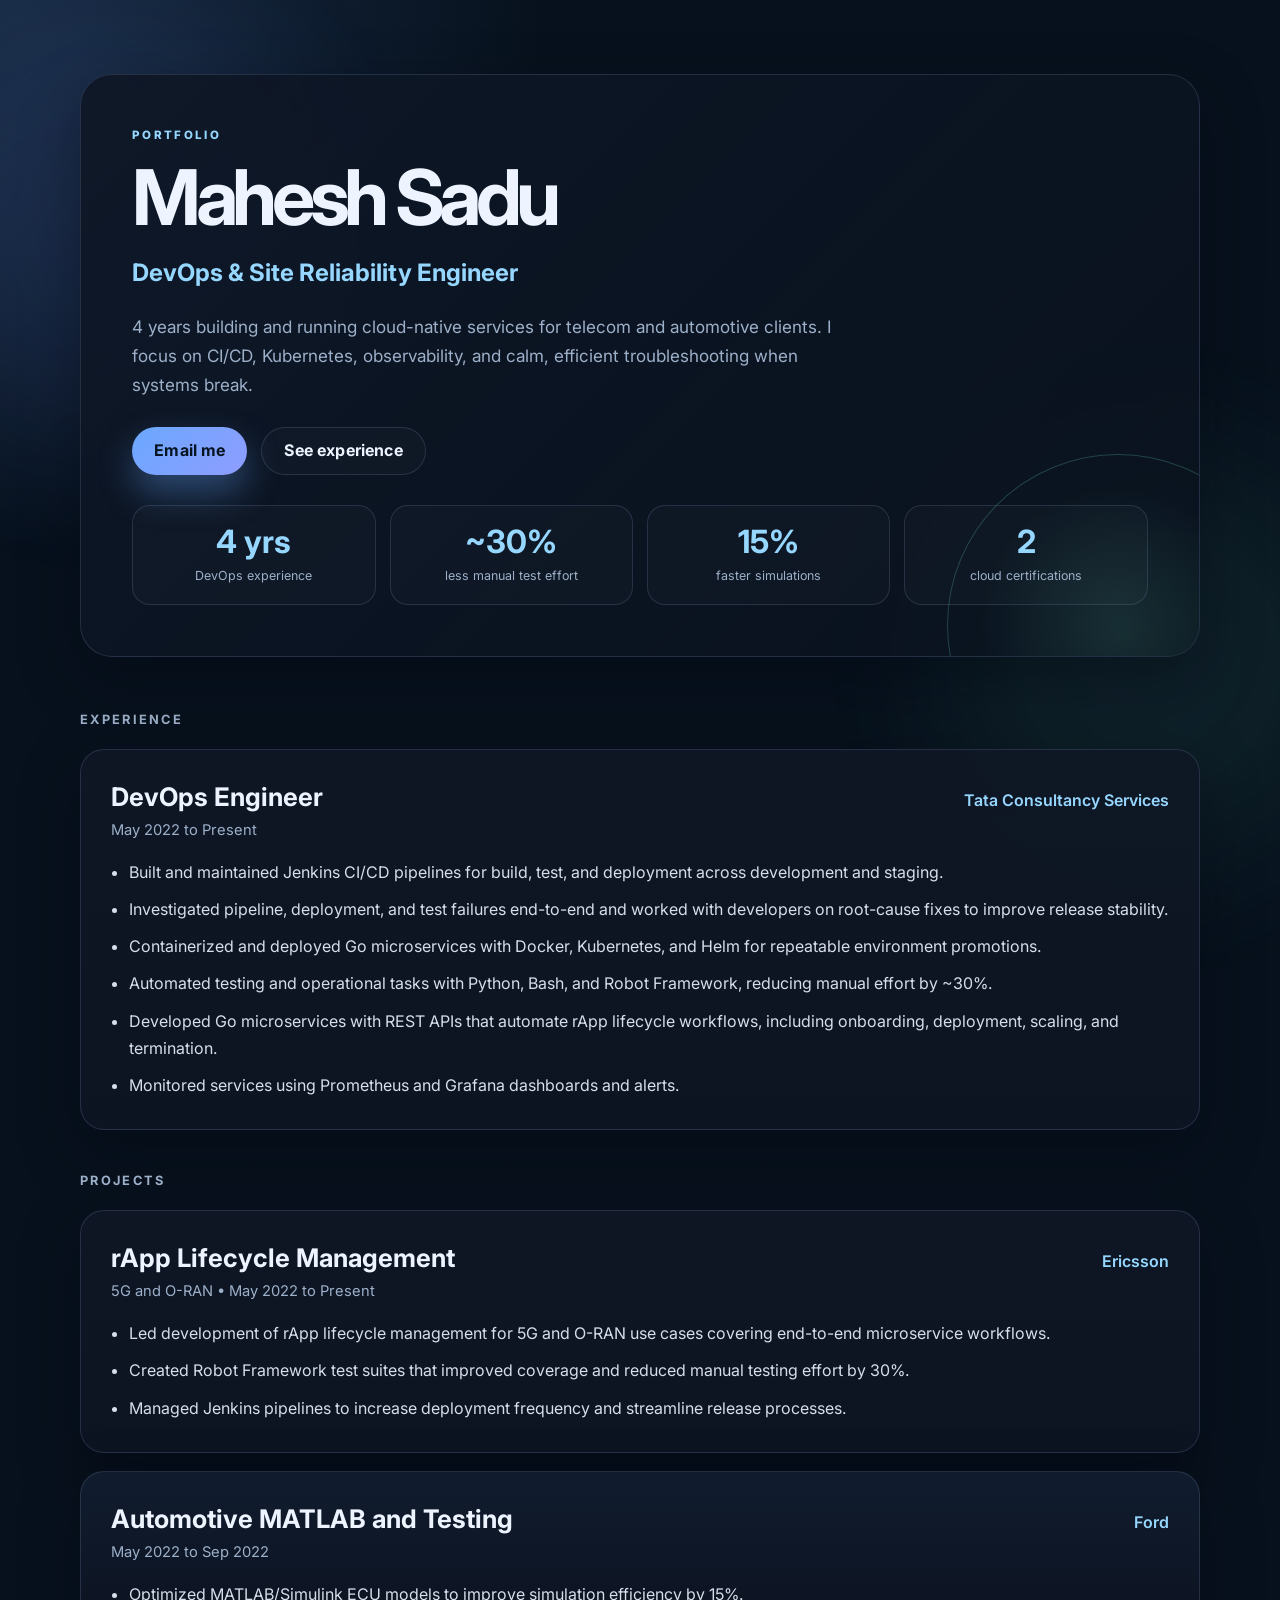
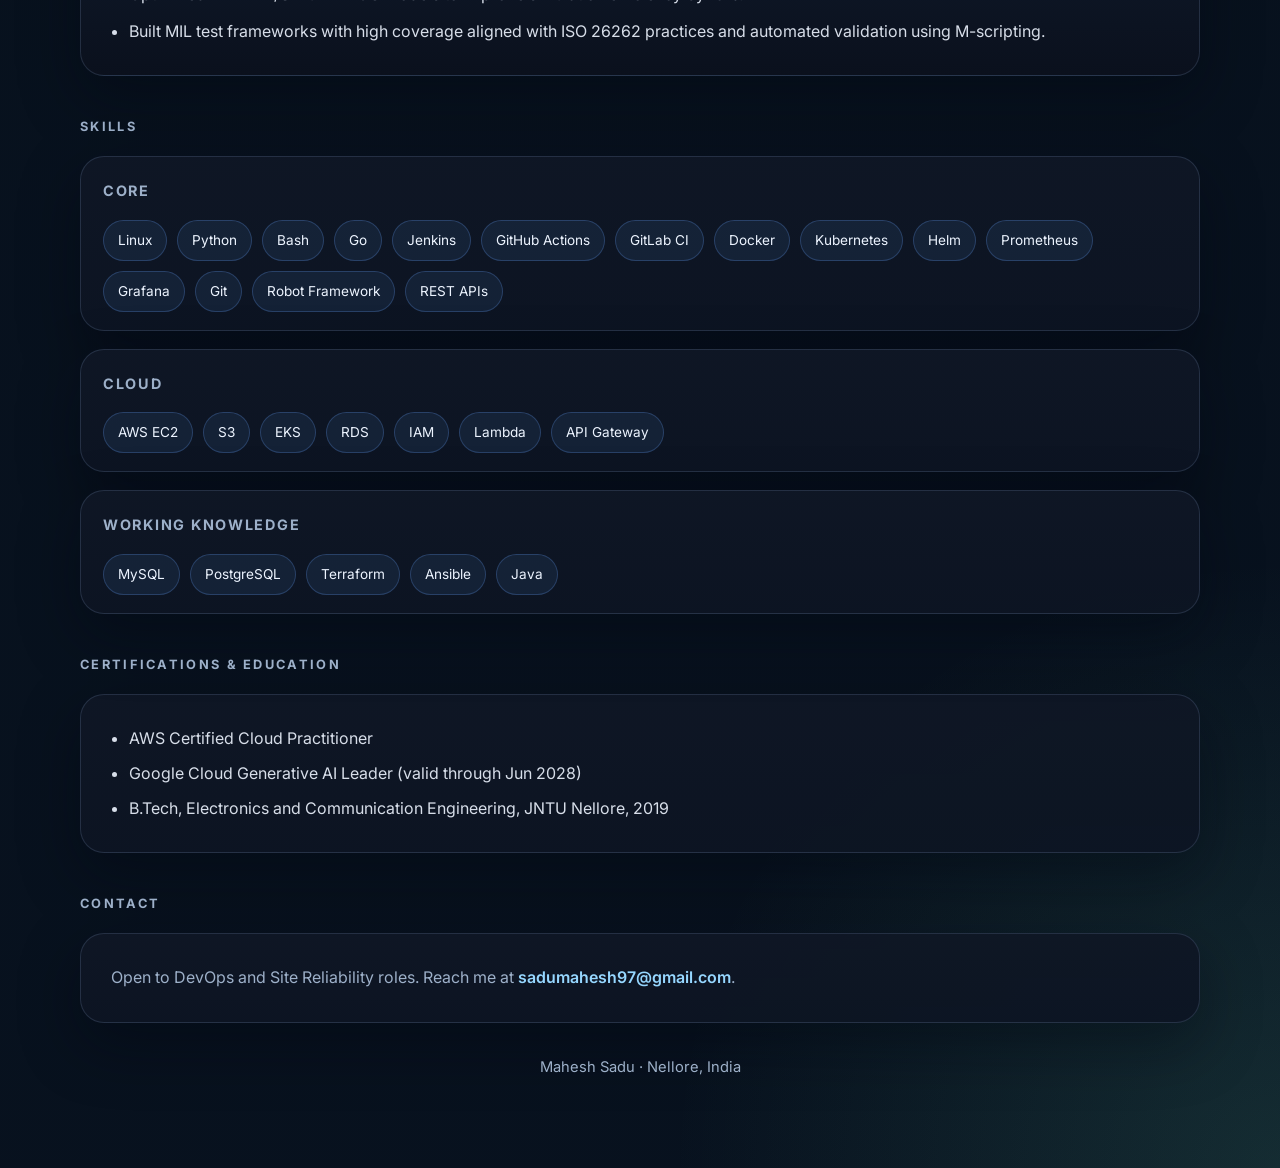
<file: index.html>
<!DOCTYPE html>
<html lang="en">
  <head>
    <meta charset="UTF-8" />
    <meta name="viewport" content="width=device-width, initial-scale=1.0" />
    <meta
      name="description"
      content="Portfolio of Mahesh Sadu, DevOps and Site Reliability Engineer."
    />
    <title>Mahesh Sadu | DevOps &amp; SRE</title>
    <link rel="preconnect" href="https://fonts.googleapis.com" />
    <link rel="preconnect" href="https://fonts.gstatic.com" crossorigin />
    <link
      href="https://fonts.googleapis.com/css2?family=Inter:wght@400;500;600;700;800&display=swap"
      rel="stylesheet"
    />
    <link rel="stylesheet" href="styles.css" />
  </head>
  <body>
    <main class="container">
      <header class="hero">
        <div class="hero__content">
          <p class="eyebrow">Portfolio</p>
          <h1>Mahesh Sadu</h1>
          <p class="role">DevOps &amp; Site Reliability Engineer</p>
          <p class="lead">
            4 years building and running cloud-native services for telecom and automotive clients.
            I focus on CI/CD, Kubernetes, observability, and calm, efficient troubleshooting when systems break.
          </p>

          <div class="actions">
            <a class="btn btn--primary" href="mailto:sadumahesh97@gmail.com">Email me</a>
            <a class="btn btn--secondary" href="#experience">See experience</a>
          </div>

          <div class="stats" aria-label="Career summary statistics">
            <div class="stat">
              <strong>4 yrs</strong>
              <span>DevOps experience</span>
            </div>
            <div class="stat">
              <strong>~30%</strong>
              <span>less manual test effort</span>
            </div>
            <div class="stat">
              <strong>15%</strong>
              <span>faster simulations</span>
            </div>
            <div class="stat">
              <strong>2</strong>
              <span>cloud certifications</span>
            </div>
          </div>
        </div>
      </header>

      <section id="experience" class="section">
        <div class="section-heading">
          <p>Experience</p>
        </div>

        <article class="card">
          <div class="card__header">
            <h2>DevOps Engineer</h2>
            <span class="company">Tata Consultancy Services</span>
          </div>
          <p class="meta">May 2022 to Present</p>
          <ul class="list">
            <li>Built and maintained Jenkins CI/CD pipelines for build, test, and deployment across development and staging.</li>
            <li>Investigated pipeline, deployment, and test failures end-to-end and worked with developers on root-cause fixes to improve release stability.</li>
            <li>Containerized and deployed Go microservices with Docker, Kubernetes, and Helm for repeatable environment promotions.</li>
            <li>Automated testing and operational tasks with Python, Bash, and Robot Framework, reducing manual effort by ~30%.</li>
            <li>Developed Go microservices with REST APIs that automate rApp lifecycle workflows, including onboarding, deployment, scaling, and termination.</li>
            <li>Monitored services using Prometheus and Grafana dashboards and alerts.</li>
          </ul>
        </article>
      </section>

      <section class="section">
        <div class="section-heading">
          <p>Projects</p>
        </div>

        <article class="card">
          <div class="card__header">
            <h2>rApp Lifecycle Management</h2>
            <span class="company">Ericsson</span>
          </div>
          <p class="meta">5G and O-RAN • May 2022 to Present</p>
          <ul class="list">
            <li>Led development of rApp lifecycle management for 5G and O-RAN use cases covering end-to-end microservice workflows.</li>
            <li>Created Robot Framework test suites that improved coverage and reduced manual testing effort by 30%.</li>
            <li>Managed Jenkins pipelines to increase deployment frequency and streamline release processes.</li>
          </ul>
        </article>

        <article class="card card--secondary">
          <div class="card__header">
            <h2>Automotive MATLAB and Testing</h2>
            <span class="company">Ford</span>
          </div>
          <p class="meta">May 2022 to Sep 2022</p>
          <ul class="list">
            <li>Optimized MATLAB/Simulink ECU models to improve simulation efficiency by 15%.</li>
            <li>Built MIL test frameworks with high coverage aligned with ISO 26262 practices and automated validation using M-scripting.</li>
          </ul>
        </article>
      </section>

      <section class="section">
        <div class="section-heading">
          <p>Skills</p>
        </div>

        <div class="skills-grid">
          <div class="skill-group">
            <h3>Core</h3>
            <div class="chips">
              <span>Linux</span>
              <span>Python</span>
              <span>Bash</span>
              <span>Go</span>
              <span>Jenkins</span>
              <span>GitHub Actions</span>
              <span>GitLab CI</span>
              <span>Docker</span>
              <span>Kubernetes</span>
              <span>Helm</span>
              <span>Prometheus</span>
              <span>Grafana</span>
              <span>Git</span>
              <span>Robot Framework</span>
              <span>REST APIs</span>
            </div>
          </div>

          <div class="skill-group">
            <h3>Cloud</h3>
            <div class="chips">
              <span>AWS EC2</span>
              <span>S3</span>
              <span>EKS</span>
              <span>RDS</span>
              <span>IAM</span>
              <span>Lambda</span>
              <span>API Gateway</span>
            </div>
          </div>

          <div class="skill-group">
            <h3>Working knowledge</h3>
            <div class="chips">
              <span>MySQL</span>
              <span>PostgreSQL</span>
              <span>Terraform</span>
              <span>Ansible</span>
              <span>Java</span>
            </div>
          </div>
        </div>
      </section>

      <section class="section">
        <div class="section-heading">
          <p>Certifications &amp; Education</p>
        </div>

        <article class="card">
          <ul class="list list--compact">
            <li>AWS Certified Cloud Practitioner</li>
            <li>Google Cloud Generative AI Leader (valid through Jun 2028)</li>
            <li>B.Tech, Electronics and Communication Engineering, JNTU Nellore, 2019</li>
          </ul>
        </article>
      </section>

      <section class="section">
        <div class="section-heading">
          <p>Contact</p>
        </div>

        <article class="card card--contact">
          <p>
            Open to DevOps and Site Reliability roles. Reach me at
            <a href="mailto:sadumahesh97@gmail.com">sadumahesh97@gmail.com</a>.
          </p>
        </article>
      </section>

      <footer class="footer">Mahesh Sadu · Nellore, India</footer>
    </main>
  </body>
</html>
</file>
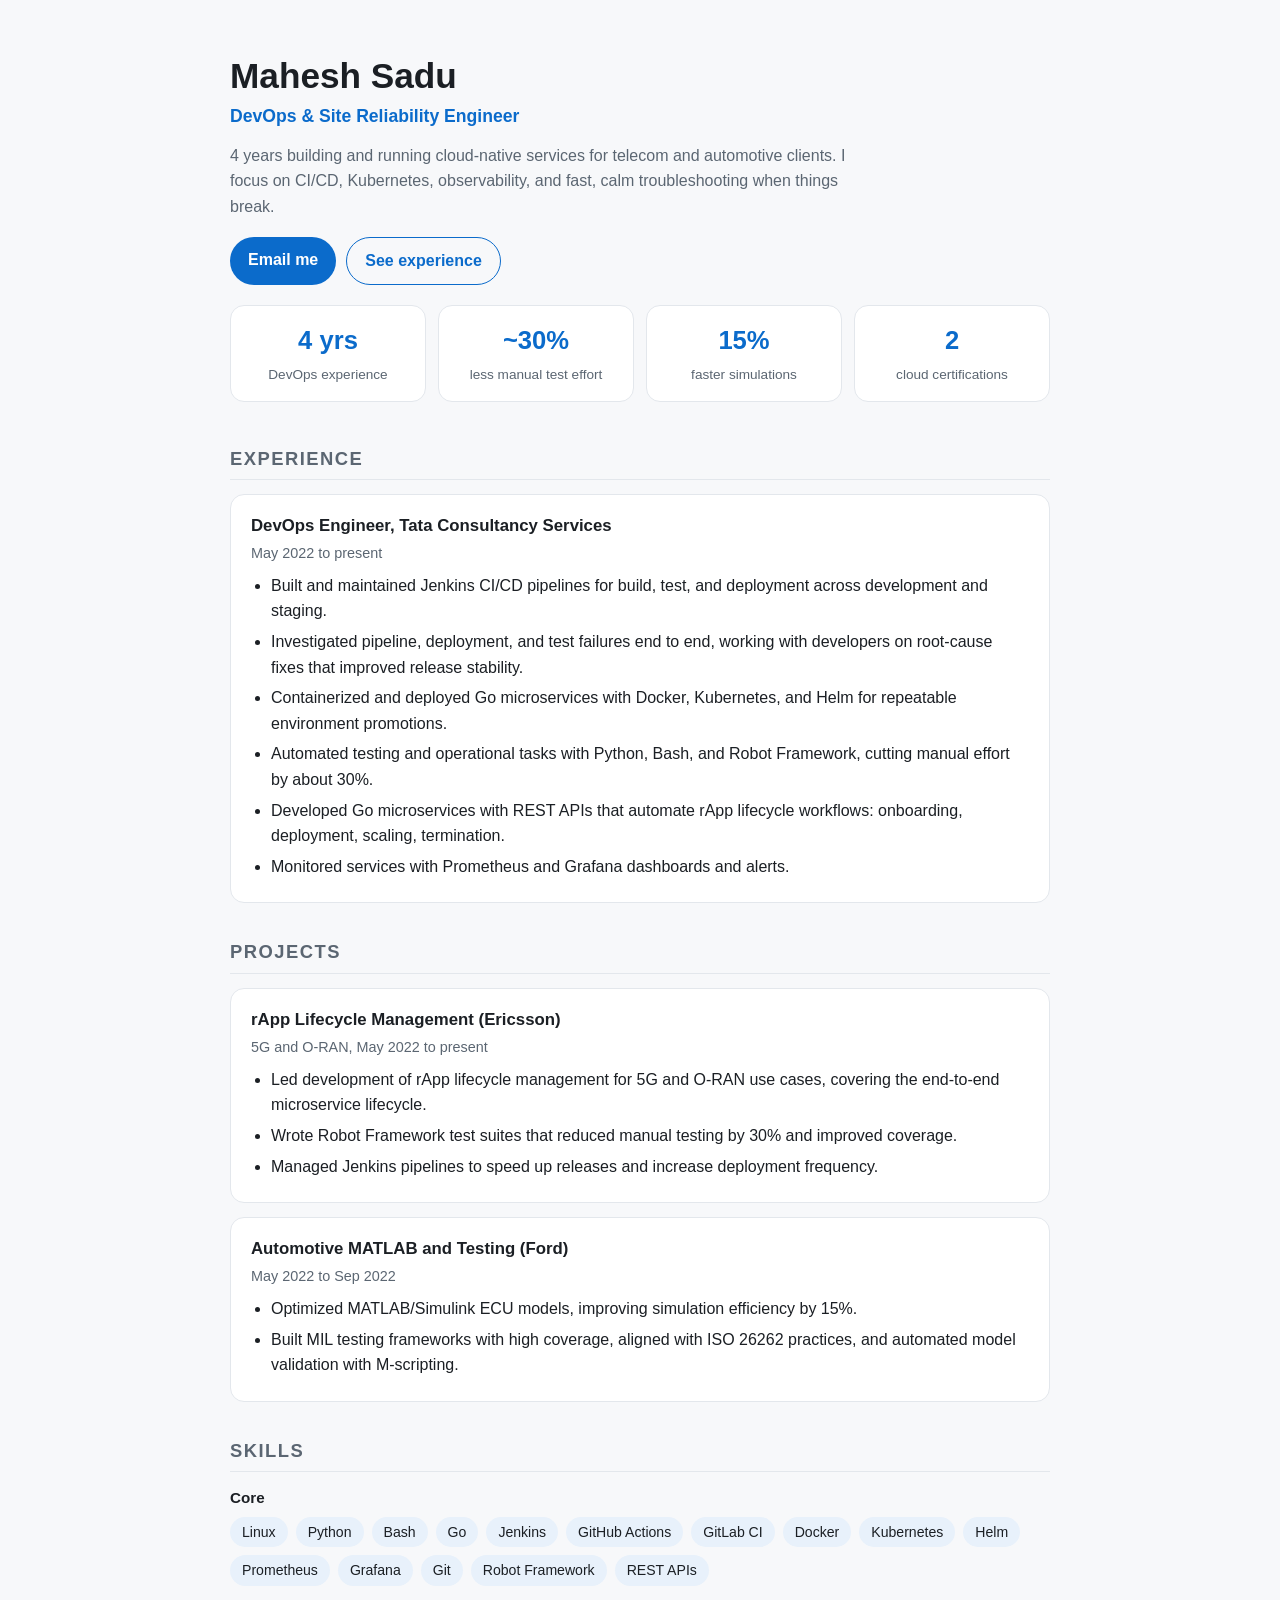
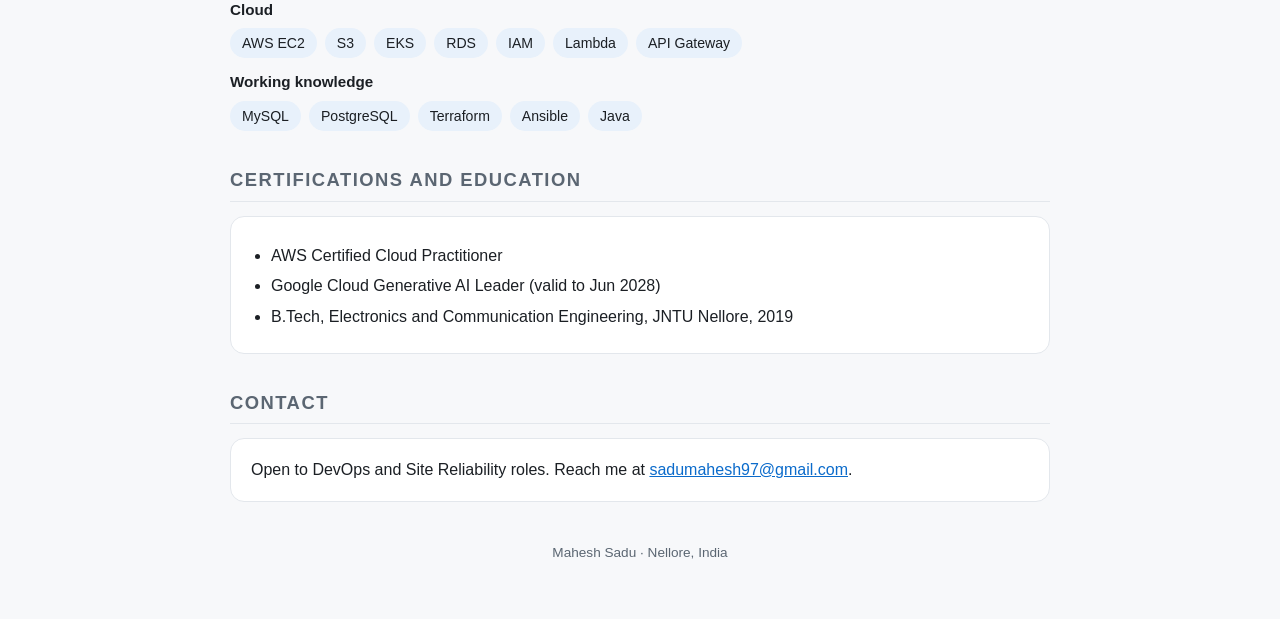
<file: portfolio.html>
<!DOCTYPE html>
<html lang="en">
<head>
<meta charset="utf-8">
<meta name="viewport" content="width=device-width, initial-scale=1, viewport-fit=cover">
<title>Mahesh Sadu | DevOps &amp; Site Reliability Engineer</title>
<style>
:root{--bg:#f7f8fa;--card:#fff;--text:#1b1f24;--muted:#5b6672;--accent:#0b6bcb;--line:#e3e7ec;--chip:#e8f1fb;
box-sizing:border-box;padding-top:env(safe-area-inset-top,0px);padding-bottom:env(safe-area-inset-bottom,0px);color-scheme:light}
@media (prefers-color-scheme:dark){:root:not([data-theme="light"]){--bg:#0f1318;--card:#171d25;--text:#e8ecf1;--muted:#9aa6b4;--accent:#5aa9f5;--line:#262e38;--chip:#1c2a3a;color-scheme:dark}}
:root[data-theme="dark"]{--bg:#0f1318;--card:#171d25;--text:#e8ecf1;--muted:#9aa6b4;--accent:#5aa9f5;--line:#262e38;--chip:#1c2a3a;color-scheme:dark}
*{box-sizing:border-box}
html{scroll-padding-top:env(safe-area-inset-top,0px)}
body{margin:0;background:var(--bg);color:var(--text);font:16px/1.6 -apple-system,BlinkMacSystemFont,"Segoe UI",Roboto,Helvetica,Arial,sans-serif}
main{max-width:860px;margin:0 auto;padding:32px 20px 56px}
header{padding:24px 0 8px}
h1{font-size:2.2rem;line-height:1.15;margin:0 0 6px}
.role{color:var(--accent);font-weight:600;font-size:1.1rem;margin:0 0 12px}
.lead{color:var(--muted);max-width:640px;margin:0 0 18px}
.btns{display:flex;flex-wrap:wrap;gap:10px}
.btn{display:inline-block;padding:10px 18px;border-radius:999px;background:var(--accent);color:#fff;text-decoration:none;font-weight:600}
.btn.alt{background:transparent;color:var(--accent);border:1px solid var(--accent)}
section{margin-top:34px}
h2{font-size:1.15rem;text-transform:uppercase;letter-spacing:.08em;color:var(--muted);border-bottom:1px solid var(--line);padding-bottom:6px;margin:0 0 14px}
.card{background:var(--card);border:1px solid var(--line);border-radius:14px;padding:18px 20px;margin-bottom:14px}
.card h3{margin:0;font-size:1.05rem}
.meta{color:var(--muted);font-size:.9rem;margin:2px 0 8px}
ul{margin:8px 0 0;padding-left:20px}
li{margin:5px 0}
.stats{display:grid;grid-template-columns:repeat(auto-fit,minmax(150px,1fr));gap:12px;margin-top:20px}
.stat{background:var(--card);border:1px solid var(--line);border-radius:14px;padding:14px;text-align:center}
.stat b{display:block;font-size:1.6rem;color:var(--accent)}
.stat span{color:var(--muted);font-size:.85rem}
.chips{display:flex;flex-wrap:wrap;gap:8px}
.chip{background:var(--chip);color:var(--text);border-radius:999px;padding:4px 12px;font-size:.88rem}
.grp{margin-bottom:12px}
.grp h3{font-size:.95rem;margin:0 0 6px}
footer{margin-top:40px;color:var(--muted);font-size:.85rem;text-align:center}
@media (max-width:480px){h1{font-size:1.8rem}main{padding:20px 16px 48px}}
</style>
</head>
<body>
<main>
<header>
<h1>Mahesh Sadu</h1>
<p class="role">DevOps &amp; Site Reliability Engineer</p>
<p class="lead">4 years building and running cloud-native services for telecom and automotive clients. I focus on CI/CD, Kubernetes, observability, and fast, calm troubleshooting when things break.</p>
<div class="btns">
<a class="btn" href="mailto:sadumahesh97@gmail.com">Email me</a>
<a class="btn alt" href="#experience">See experience</a>
</div>
<div class="stats">
<div class="stat"><b>4 yrs</b><span>DevOps experience</span></div>
<div class="stat"><b>~30%</b><span>less manual test effort</span></div>
<div class="stat"><b>15%</b><span>faster simulations</span></div>
<div class="stat"><b>2</b><span>cloud certifications</span></div>
</div>
</header>

<section id="experience">
<h2>Experience</h2>
<div class="card">
<h3>DevOps Engineer, Tata Consultancy Services</h3>
<div class="meta">May 2022 to present</div>
<ul>
<li>Built and maintained Jenkins CI/CD pipelines for build, test, and deployment across development and staging.</li>
<li>Investigated pipeline, deployment, and test failures end to end, working with developers on root-cause fixes that improved release stability.</li>
<li>Containerized and deployed Go microservices with Docker, Kubernetes, and Helm for repeatable environment promotions.</li>
<li>Automated testing and operational tasks with Python, Bash, and Robot Framework, cutting manual effort by about 30%.</li>
<li>Developed Go microservices with REST APIs that automate rApp lifecycle workflows: onboarding, deployment, scaling, termination.</li>
<li>Monitored services with Prometheus and Grafana dashboards and alerts.</li>
</ul>
</div>
</section>

<section>
<h2>Projects</h2>
<div class="card">
<h3>rApp Lifecycle Management (Ericsson)</h3>
<div class="meta">5G and O-RAN, May 2022 to present</div>
<ul>
<li>Led development of rApp lifecycle management for 5G and O-RAN use cases, covering the end-to-end microservice lifecycle.</li>
<li>Wrote Robot Framework test suites that reduced manual testing by 30% and improved coverage.</li>
<li>Managed Jenkins pipelines to speed up releases and increase deployment frequency.</li>
</ul>
</div>
<div class="card">
<h3>Automotive MATLAB and Testing (Ford)</h3>
<div class="meta">May 2022 to Sep 2022</div>
<ul>
<li>Optimized MATLAB/Simulink ECU models, improving simulation efficiency by 15%.</li>
<li>Built MIL testing frameworks with high coverage, aligned with ISO 26262 practices, and automated model validation with M-scripting.</li>
</ul>
</div>
</section>

<section>
<h2>Skills</h2>
<div class="grp"><h3>Core</h3><div class="chips"><span class="chip">Linux</span><span class="chip">Python</span><span class="chip">Bash</span><span class="chip">Go</span><span class="chip">Jenkins</span><span class="chip">GitHub Actions</span><span class="chip">GitLab CI</span><span class="chip">Docker</span><span class="chip">Kubernetes</span><span class="chip">Helm</span><span class="chip">Prometheus</span><span class="chip">Grafana</span><span class="chip">Git</span><span class="chip">Robot Framework</span><span class="chip">REST APIs</span></div></div>
<div class="grp"><h3>Cloud</h3><div class="chips"><span class="chip">AWS EC2</span><span class="chip">S3</span><span class="chip">EKS</span><span class="chip">RDS</span><span class="chip">IAM</span><span class="chip">Lambda</span><span class="chip">API Gateway</span></div></div>
<div class="grp"><h3>Working knowledge</h3><div class="chips"><span class="chip">MySQL</span><span class="chip">PostgreSQL</span><span class="chip">Terraform</span><span class="chip">Ansible</span><span class="chip">Java</span></div></div>
</section>

<section>
<h2>Certifications and Education</h2>
<div class="card">
<ul>
<li>AWS Certified Cloud Practitioner</li>
<li>Google Cloud Generative AI Leader (valid to Jun 2028)</li>
<li>B.Tech, Electronics and Communication Engineering, JNTU Nellore, 2019</li>
</ul>
</div>
</section>

<section>
<h2>Contact</h2>
<div class="card">
<p style="margin:0">Open to DevOps and Site Reliability roles. Reach me at <a href="mailto:sadumahesh97@gmail.com" style="color:var(--accent)">sadumahesh97@gmail.com</a>.</p>
</div>
</section>

<footer>Mahesh Sadu · Nellore, India</footer>
</main>
</body>
</html>
</file>
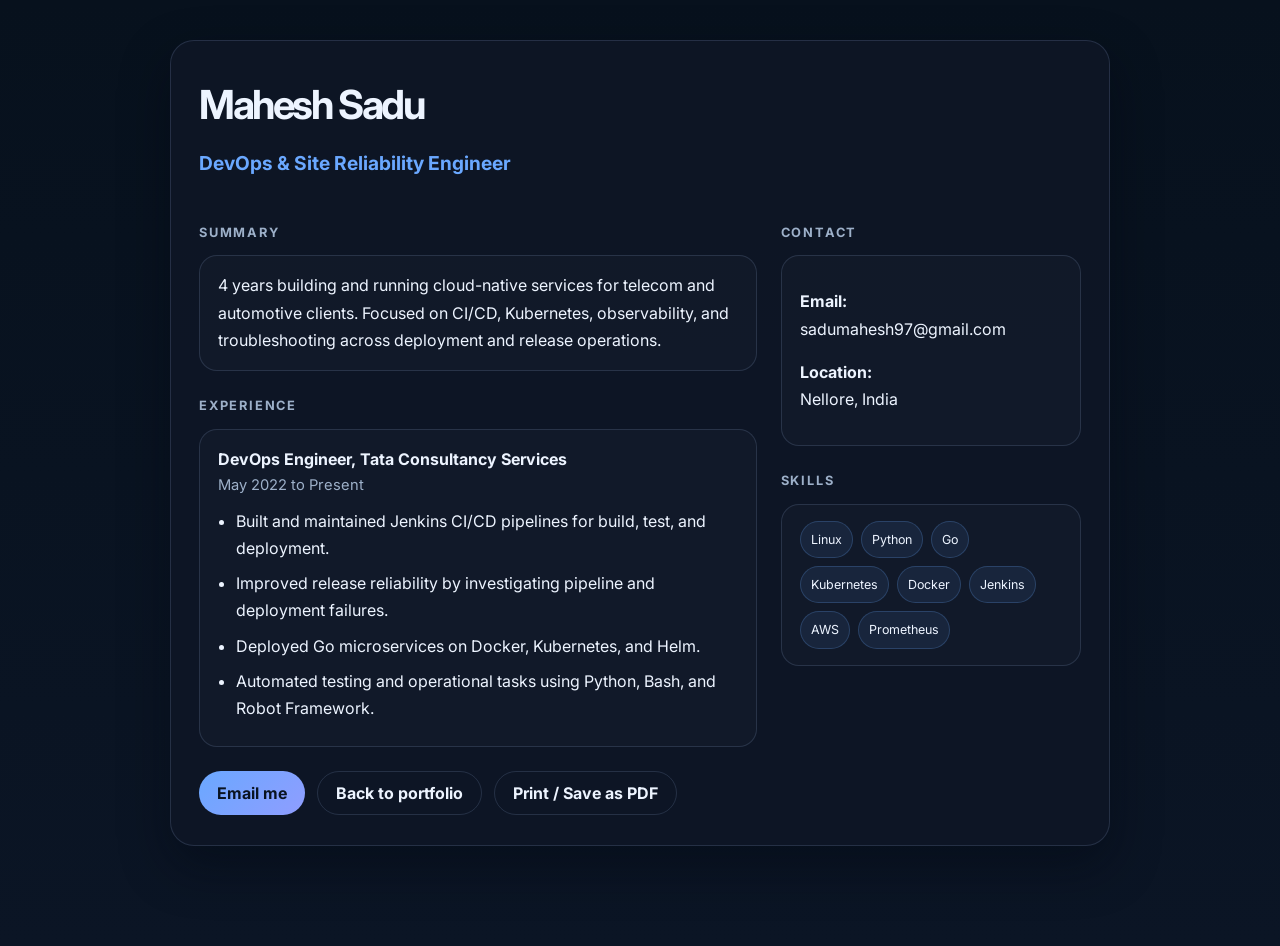
<file: resume.html>
<!DOCTYPE html>
<html lang="en">
  <head>
    <meta charset="UTF-8" />
    <meta name="viewport" content="width=device-width, initial-scale=1.0" />
    <title>Mahesh Sadu | Resume</title>
    <link rel="preconnect" href="https://fonts.googleapis.com" />
    <link rel="preconnect" href="https://fonts.gstatic.com" crossorigin />
    <link href="https://fonts.googleapis.com/css2?family=Inter:wght@400;500;600;700;800&display=swap" rel="stylesheet" />
    <style>
      :root {
        --bg: #07111d;
        --surface: #0d1a2c;
        --surface-strong: #12243d;
        --text: #edf4ff;
        --muted: #9db0c9;
        --primary: #6aa8ff;
        --accent: #74f0c5;
        --border: rgba(146,170,214,0.18);
        --card: rgba(14,22,38,0.94);
      }

      * { box-sizing: border-box; }
      body {
        margin: 0;
        font-family: "Inter", sans-serif;
        background: linear-gradient(180deg, #07111d 0%, #0b1525 100%);
        color: var(--text);
        line-height: 1.7;
      }
      .wrap {
        max-width: 980px;
        margin: 40px auto;
        padding: 0 20px 60px;
      }
      .sheet {
        background: var(--card);
        border: 1px solid var(--border);
        border-radius: 24px;
        padding: 30px 28px;
        box-shadow: 0 20px 50px rgba(3, 8, 17, 0.42);
      }
      h1 {
        margin: 0 0 8px;
        font-size: 2.5rem;
        letter-spacing: -0.06em;
      }
      .title {
        margin: 0 0 18px;
        color: var(--primary);
        font-weight: 700;
        font-size: 1.2rem;
      }
      .grid {
        display: grid;
        grid-template-columns: 1.3fr 0.7fr;
        gap: 24px;
      }
      .section {
        margin-top: 24px;
      }
      .section h2 {
        font-size: 0.8rem;
        letter-spacing: 0.14em;
        text-transform: uppercase;
        color: var(--muted);
        margin-bottom: 12px;
      }
      .box {
        background: rgba(255,255,255,0.02);
        border: 1px solid var(--border);
        border-radius: 18px;
        padding: 16px 18px;
      }
      ul { margin: 0; padding-left: 18px; }
      li { margin-bottom: 8px; }
      .meta {
        color: var(--muted);
        font-size: 0.92rem;
        margin: 0 0 10px;
      }
      .taglist {
        display: flex;
        flex-wrap: wrap;
        gap: 8px;
      }
      .tag {
        display: inline-block;
        padding: 7px 10px;
        border-radius: 999px;
        background: rgba(106,168,255,0.09);
        border: 1px solid rgba(106,168,255,0.22);
        font-size: 0.78rem;
      }
      .btn-row {
        margin-top: 24px;
        display: flex;
        gap: 12px;
        flex-wrap: wrap;
      }
      .btn {
        display: inline-flex;
        align-items: center;
        justify-content: center;
        min-height: 44px;
        padding: 0 18px;
        border-radius: 999px;
        text-decoration: none;
        font-weight: 700;
      }
      .btn.primary {
        background: linear-gradient(135deg, var(--primary), #8f9dff);
        color: #091321;
      }
      .btn.secondary {
        border: 1px solid var(--border);
        color: var(--text);
      }
      @media print {
        body {
          background: #fff;
          color: #111827;
        }
        .sheet {
          box-shadow: none;
          border-color: rgba(17,24,39,0.2);
          background: #fff;
          color: #111827;
        }
        .btn-row {
          display: none;
        }
      }
      @media (max-width: 760px) {
        .grid { grid-template-columns: 1fr; }
        .wrap { padding: 0 14px 40px; }
      }
    </style>
  </head>
  <body>
    <div class="wrap">
      <div class="sheet">
        <h1>Mahesh Sadu</h1>
        <p class="title">DevOps &amp; Site Reliability Engineer</p>

        <div class="grid">
          <div>
            <div class="section">
              <h2>Summary</h2>
              <div class="box">
                4 years building and running cloud-native services for telecom and automotive clients. Focused on CI/CD, Kubernetes, observability, and troubleshooting across deployment and release operations.
              </div>
            </div>

            <div class="section">
              <h2>Experience</h2>
              <div class="box">
                <strong>DevOps Engineer, Tata Consultancy Services</strong>
                <p class="meta">May 2022 to Present</p>
                <ul>
                  <li>Built and maintained Jenkins CI/CD pipelines for build, test, and deployment.</li>
                  <li>Improved release reliability by investigating pipeline and deployment failures.</li>
                  <li>Deployed Go microservices on Docker, Kubernetes, and Helm.</li>
                  <li>Automated testing and operational tasks using Python, Bash, and Robot Framework.</li>
                </ul>
              </div>
            </div>
          </div>

          <div>
            <div class="section">
              <h2>Contact</h2>
              <div class="box">
                <p><strong>Email:</strong><br />sadumahesh97@gmail.com</p>
                <p><strong>Location:</strong><br />Nellore, India</p>
              </div>
            </div>

            <div class="section">
              <h2>Skills</h2>
              <div class="box taglist">
                <span class="tag">Linux</span>
                <span class="tag">Python</span>
                <span class="tag">Go</span>
                <span class="tag">Kubernetes</span>
                <span class="tag">Docker</span>
                <span class="tag">Jenkins</span>
                <span class="tag">AWS</span>
                <span class="tag">Prometheus</span>
              </div>
            </div>
          </div>
        </div>

        <div class="btn-row">
          <a class="btn primary" href="mailto:sadumahesh97@gmail.com">Email me</a>
          <a class="btn secondary" href="index.html">Back to portfolio</a>
          <a class="btn secondary" href="javascript:window.print()">Print / Save as PDF</a>
        </div>
      </div>
    </div>
  </body>
</html>
</file>
<file: styles.css>
:root {
  --bg: #07111d;
  --bg-soft: #0d1b2a;
  --surface: rgba(10, 18, 30, 0.82);
  --surface-strong: rgba(14, 23, 38, 0.96);
  --card: rgba(14, 22, 38, 0.95);
  --card-2: rgba(17, 28, 46, 0.98);
  --text: #edf4ff;
  --muted: #9db0c9;
  --primary: #6aa8ff;
  --primary-strong: #96d7ff;
  --accent: #74f0c5;
  --border: rgba(146, 170, 214, 0.18);
  --shadow: 0 22px 60px rgba(3, 8, 17, 0.42);
  --radius: 24px;
  --chip-bg: rgba(106, 168, 255, 0.09);
  --chip-border: rgba(106, 168, 255, 0.24);
  --hero-glow: rgba(106, 168, 255, 0.18);
  --hero-glow-2: rgba(116, 240, 197, 0.12);
}

html[data-theme="light"] {
  --bg: #edf4ff;
  --bg-soft: #f3f8ff;
  --surface: rgba(255, 255, 255, 0.88);
  --surface-strong: rgba(247, 250, 255, 0.95);
  --card: rgba(255, 255, 255, 0.96);
  --card-2: rgba(245, 248, 255, 0.96);
  --text: #101826;
  --muted: #56657d;
  --primary: #2357d6;
  --primary-strong: #174eb5;
  --accent: #0c8a71;
  --border: rgba(24, 51, 92, 0.12);
  --shadow: 0 20px 50px rgba(22, 35, 60, 0.12);
  --chip-bg: rgba(35, 87, 214, 0.08);
  --chip-border: rgba(35, 87, 214, 0.14);
  --hero-glow: rgba(35, 87, 214, 0.10);
  --hero-glow-2: rgba(12, 138, 113, 0.08);
}

* { box-sizing: border-box; }

html { scroll-behavior: smooth; }

body {
  margin: 0;
  min-height: 100vh;
  font-family: "Inter", "Segoe UI", sans-serif;
  color: var(--text);
  background:
    radial-gradient(circle at top left, var(--hero-glow), transparent 18%),
    radial-gradient(circle at bottom right, var(--hero-glow-2), transparent 20%),
    linear-gradient(180deg, var(--bg) 0%, color-mix(in srgb, var(--bg) 82%, #0a1324 18%) 100%);
  line-height: 1.7;
  transition: background 0.25s ease, color 0.25s ease;
  position: relative;
  overflow-x: hidden;
}

body::before,
body::after {
  content: "";
  position: fixed;
  width: 420px;
  height: 420px;
  border-radius: 50%;
  filter: blur(80px);
  pointer-events: none;
  z-index: 0;
  opacity: 0.7;
  animation: floatGlow 18s ease-in-out infinite alternate;
}

body::before {
  left: -100px;
  top: 30px;
  background: rgba(108, 143, 255, 0.15);
}

body::after {
  right: -80px;
  bottom: 30px;
  background: rgba(116, 240, 197, 0.10);
  animation-delay: 1.2s;
}

@keyframes floatGlow {
  0% { transform: translate3d(0, 0, 0) scale(1); }
  100% { transform: translate3d(18px, -16px, 0) scale(1.08); }
}

img { max-width: 100%; display: block; }
a { color: inherit; }

.container {
  width: min(1120px, calc(100% - 32px));
  margin: 0 auto;
  padding: 56px 0 80px;
  position: relative;
  z-index: 1;
}

.hero {
  position: relative;
  padding: 18px 0 12px;
}

.hero__content {
  position: relative;
  background: linear-gradient(135deg, var(--surface-strong), var(--surface));
  border: 1px solid var(--border);
  border-radius: 32px;
  box-shadow: var(--shadow);
  padding: clamp(28px, 4vw, 52px);
  overflow: hidden;
}

.hero__content::after {
  content: "";
  position: absolute;
  width: 340px;
  height: 340px;
  right: -90px;
  bottom: -140px;
  border-radius: 50%;
  border: 1px solid rgba(116, 240, 197, 0.22);
  background: radial-gradient(circle, rgba(116, 240, 197, 0.12), transparent 60%);
}

.hero__layout {
  position: relative;
  display: grid;
  grid-template-columns: 1.5fr 0.9fr;
  gap: clamp(18px, 4vw, 36px);
  align-items: center;
}

.hero__copy,
.hero__visual {
  position: relative;
  z-index: 1;
}

.eyebrow {
  margin: 0 0 16px;
  color: var(--primary-strong);
  text-transform: uppercase;
  letter-spacing: 0.2em;
  font-size: 0.72rem;
  font-weight: 800;
}

h1 {
  margin: 0;
  font-size: clamp(2.8rem, 6vw, 5.3rem);
  line-height: 0.95;
  letter-spacing: -0.07em;
}

.role {
  margin: 18px 0 0;
  font-size: clamp(1.1rem, 2vw, 1.5rem);
  color: var(--primary-strong);
  font-weight: 700;
}

.lead {
  max-width: 720px;
  margin: 18px 0 0;
  color: var(--muted);
  font-size: 1.07rem;
}

.actions {
  display: flex;
  flex-wrap: wrap;
  gap: 14px;
  margin-top: 28px;
}

.btn {
  display: inline-flex;
  align-items: center;
  justify-content: center;
  min-height: 48px;
  padding: 0 22px;
  border-radius: 999px;
  text-decoration: none;
  font-weight: 700;
  letter-spacing: 0.01em;
  transition: transform 0.2s ease, box-shadow 0.2s ease, border-color 0.2s ease;
}

.btn:hover { transform: translateY(-2px); }

.btn--primary {
  background: linear-gradient(135deg, var(--primary), #8f9dff);
  color: #061321;
  box-shadow: 0 18px 35px rgba(106, 168, 255, 0.35);
}

.btn--secondary {
  color: var(--text);
  background: rgba(255,255,255,0.02);
  border: 1px solid var(--border);
}

.btn--ghost {
  background: rgba(116, 240, 197, 0.08);
  color: var(--text);
  border: 1px solid rgba(116, 240, 197, 0.18);
}

.socials {
  margin-top: 26px;
  display: flex;
  flex-wrap: wrap;
  gap: 10px;
}

.social {
  display: inline-flex;
  align-items: center;
  justify-content: center;
  padding: 8px 14px;
  border-radius: 999px;
  background: rgba(255,255,255,0.03);
  border: 1px solid var(--border);
  text-decoration: none;
  color: var(--text);
  font-size: 0.85rem;
  font-weight: 600;
}

.hero__visual {
  display: flex;
  justify-content: center;
}

.profile-card {
  width: min(100%, 320px);
  background: linear-gradient(180deg, rgba(15, 23, 37, 0.9), rgba(11, 18, 29, 0.94));
  border: 1px solid var(--border);
  border-radius: 28px;
  box-shadow: var(--shadow);
  padding: 24px 20px 18px;
}

html[data-theme="light"] .profile-card {
  background: linear-gradient(180deg, rgba(255,255,255,0.96), rgba(243,247,255,0.96));
}

.avatar-wrap {
  display: flex;
  justify-content: center;
  margin-bottom: 18px;
}

.avatar {
  width: 120px;
  height: 120px;
  border-radius: 30px;
  display: grid;
  place-items: center;
  font-size: 2.1rem;
  font-weight: 800;
  letter-spacing: -0.04em;
  background: linear-gradient(135deg, var(--primary), #9fb0ff 50%, var(--accent));
  color: #091321;
  box-shadow: inset 0 1px 0 rgba(255,255,255,0.5), 0 15px 30px rgba(90, 117, 190, 0.25);
}

.profile-badge {
  display: inline-flex;
  margin: 0 auto 18px;
  padding: 8px 12px;
  border-radius: 999px;
  font-size: 0.72rem;
  font-weight: 700;
  letter-spacing: 0.1em;
  text-transform: uppercase;
  background: rgba(116, 240, 197, 0.1);
  color: var(--accent);
  border: 1px solid rgba(116, 240, 197, 0.2);
}

.profile-meta {
  display: grid;
  gap: 14px;
  margin-bottom: 18px;
}

.profile-meta > div {
  display: flex;
  justify-content: space-between;
  gap: 10px;
  padding: 12px 12px 10px;
  border-radius: 14px;
  background: rgba(255,255,255,0.02);
  border: 1px solid var(--border);
}

.meta-label {
  font-size: 0.72rem;
  text-transform: uppercase;
  letter-spacing: 0.12em;
  color: var(--muted);
}

.profile-meta strong { font-size: 0.9rem; }

.mini-tiles {
  display: grid;
  grid-template-columns: repeat(3, minmax(0, 1fr));
  gap: 10px;
}

.mini-tiles > div {
  display: grid;
  place-items: center;
  gap: 4px;
  padding: 14px 8px 10px;
  border-radius: 14px;
  background: rgba(106, 168, 255, 0.06);
  border: 1px solid var(--border);
}

.mini-tiles strong {
  font-size: 1.1rem;
  color: var(--primary-strong);
}

.mini-tiles span {
  font-size: 0.72rem;
  color: var(--muted);
}

.theme-toggle {
  position: absolute;
  top: 18px;
  right: 18px;
  z-index: 3;
  display: inline-flex;
  align-items: center;
  gap: 8px;
  border: 1px solid var(--border);
  background: rgba(255,255,255,0.03);
  color: var(--text);
  border-radius: 999px;
  padding: 8px 12px;
  font: inherit;
  font-size: 0.82rem;
  font-weight: 700;
  cursor: pointer;
}

.stats {
  margin-top: 30px;
  display: grid;
  grid-template-columns: repeat(4, minmax(120px, 1fr));
  gap: 14px;
  position: relative;
  z-index: 1;
}

.stat {
  background: rgba(255,255,255,0.02);
  border: 1px solid var(--border);
  border-radius: 18px;
  padding: 18px 14px;
  text-align: center;
}

.stat strong {
  display: block;
  font-size: clamp(1.4rem, 3vw, 2rem);
  color: var(--primary-strong);
  line-height: 1.1;
}

.stat span {
  display: block;
  margin-top: 8px;
  color: var(--muted);
  font-size: 0.78rem;
  line-height: 1.5;
}

.section { margin-top: 40px; }

.section-heading { margin-bottom: 18px; }

.section-heading p {
  margin: 0;
  color: var(--muted);
  letter-spacing: 0.18em;
  text-transform: uppercase;
  font-size: 0.8rem;
  font-weight: 700;
}

.card {
  background: linear-gradient(180deg, rgba(15, 23, 37, 0.96), rgba(13, 21, 35, 0.95));
  border: 1px solid var(--border);
  border-radius: var(--radius);
  padding: clamp(22px, 3vw, 30px);
  box-shadow: var(--shadow);
  margin-bottom: 18px;
}

html[data-theme="light"] .card,
html[data-theme="light"] .skill-group {
  background: linear-gradient(180deg, rgba(255,255,255,0.96), rgba(244,247,255,0.96));
}

.card--secondary {
  background: linear-gradient(180deg, rgba(17, 29, 47, 0.96), rgba(11, 17, 29, 0.96));
}

.card__header {
  display: flex;
  flex-wrap: wrap;
  gap: 10px 14px;
  justify-content: space-between;
  align-items: baseline;
  margin-bottom: 4px;
}

.card__header h2 {
  margin: 0;
  font-size: clamp(1.2rem, 2vw, 1.8rem);
  line-height: 1.3;
}

.company {
  color: var(--primary-strong);
  font-weight: 600;
}

.meta {
  margin: 0 0 16px;
  color: var(--muted);
  font-size: 0.92rem;
}

.list {
  margin: 0;
  padding-left: 18px;
}

.list li {
  margin-bottom: 10px;
  color: rgba(237, 244, 255, 0.9);
}

html[data-theme="light"] .list li {
  color: rgba(16, 24, 38, 0.85);
}

.list li:last-child { margin-bottom: 0; }
.list--compact li { margin-bottom: 8px; }

.skills-grid { display: grid; gap: 18px; }

.skill-group {
  background: linear-gradient(180deg, rgba(15, 23, 37, 0.96), rgba(13, 21, 35, 0.95));
  border: 1px solid var(--border);
  border-radius: var(--radius);
  padding: 22px 22px 18px;
  box-shadow: var(--shadow);
}

.skill-group h3 {
  margin: 0 0 16px;
  font-size: 0.9rem;
  text-transform: uppercase;
  letter-spacing: 0.12em;
  color: var(--muted);
}

.chips {
  display: flex;
  flex-wrap: wrap;
  gap: 10px;
}

.chips span {
  display: inline-flex;
  align-items: center;
  padding: 8px 14px;
  border-radius: 999px;
  font-size: 0.85rem;
  color: var(--text);
  background: var(--chip-bg);
  border: 1px solid var(--chip-border);
}

.card--contact {
  display: flex;
  align-items: center;
  min-height: 90px;
}

.card--contact p {
  margin: 0;
  color: var(--muted);
  font-size: 1rem;
}

.card--contact a {
  color: var(--primary-strong);
  text-decoration: none;
  font-weight: 600;
}

.footer {
  margin-top: 32px;
  text-align: center;
  color: var(--muted);
  font-size: 0.92rem;
  padding-bottom: 8px;
}

@media (max-width: 820px) {
  .hero__layout { grid-template-columns: 1fr; }
  .hero__visual { justify-content: flex-start; }
  .stats { grid-template-columns: repeat(2, minmax(120px, 1fr)); }
}

@media (max-width: 640px) {
  .container { width: min(100% - 22px, 1120px); padding-top: 22px; }
  .hero__content { border-radius: 24px; }
  .stats { grid-template-columns: 1fr; }
  .actions { flex-direction: column; }
  .btn { width: 100%; }
  .theme-toggle { position: static; margin: 0 0 16px auto; display: inline-flex; }
  .card__header { display: block; }
  .company { display: inline-block; margin-top: 8px; }
}
</file>
